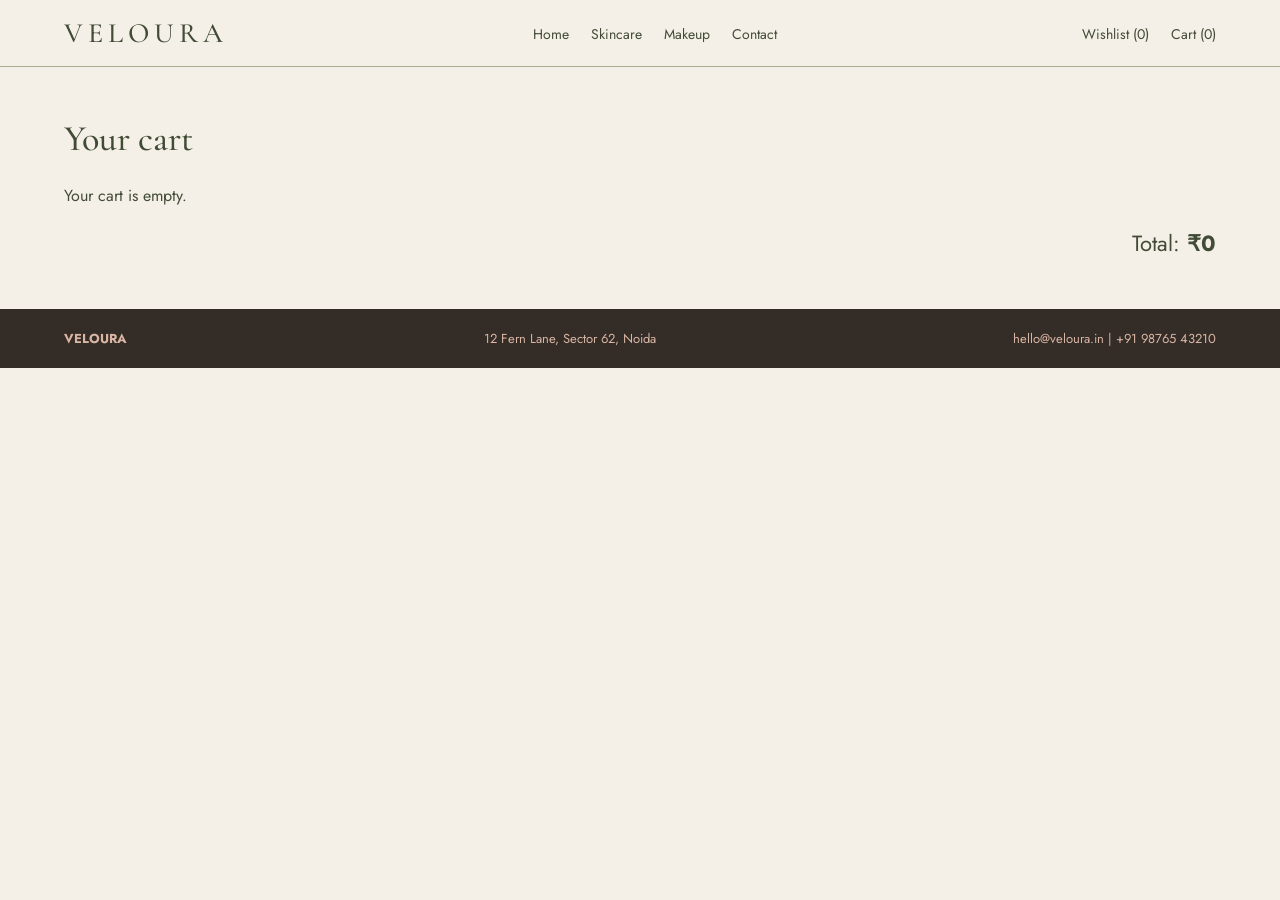
<file: cart.html>
<!DOCTYPE html>
<html lang="en">
<head>
<meta charset="UTF-8">
<meta name="viewport" content="width=device-width, initial-scale=1">
<title>Cart | Veloura</title>
<link rel="stylesheet" href="style.css">
</head>
<body>
<header id="top"></header>
<section>
  <h2>Your cart</h2>
  <div id="cart"></div>
  <p class="total">Total: <b id="total">₹0</b></p>
</section>
<footer id="foot"></footer>
<script src="script.js"></script>
</body>
</html>
</file>
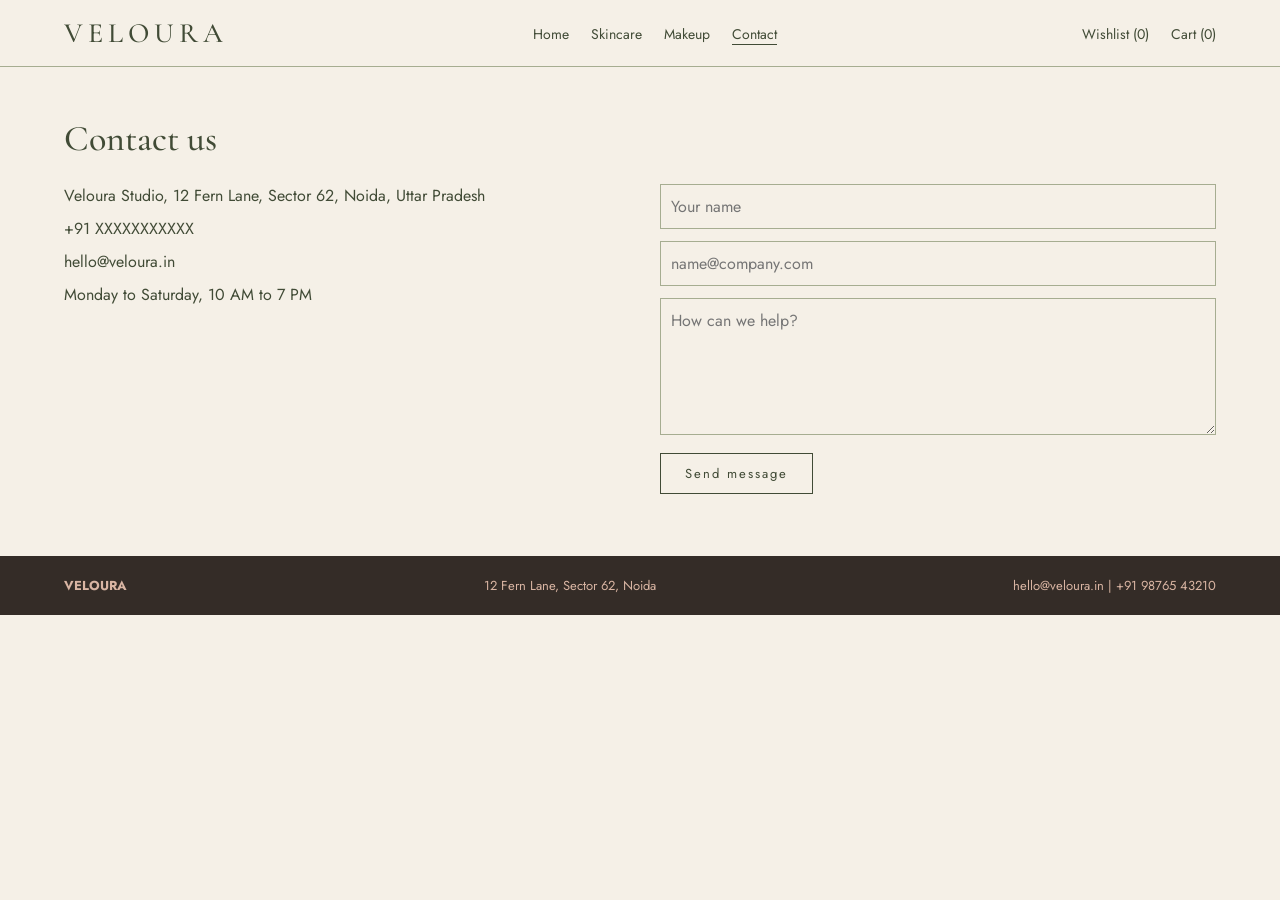
<file: contact.html>
<!DOCTYPE html>
<html lang="en">
<head>
<meta charset="UTF-8">
<meta name="viewport" content="width=device-width, initial-scale=1">
<title>Contact | Veloura</title>
<link rel="stylesheet" href="style.css">
</head>
<body>
<header id="top"></header>
<section>
  <h2>Contact us</h2>
  <div class="contact">
    <div>
      <p>Veloura Studio, 12 Fern Lane, Sector 62, Noida, Uttar Pradesh</p>
      <p>+91 XXXXXXXXXXX</p>
      <p>hello@veloura.in</p>
      <p>Monday to Saturday, 10 AM to 7 PM</p>
    </div>
    <form id="form">
      <input id="name" placeholder="Your name">
      <input id="email" placeholder="name@company.com">
      <textarea id="msg" rows="5" placeholder="How can we help?"></textarea>
      <button class="btn">Send message</button>
      <p id="note"></p>
    </form>
  </div>
</section>
<footer id="foot"></footer>
<script src="script.js"></script>
</body>
</html>
</file>
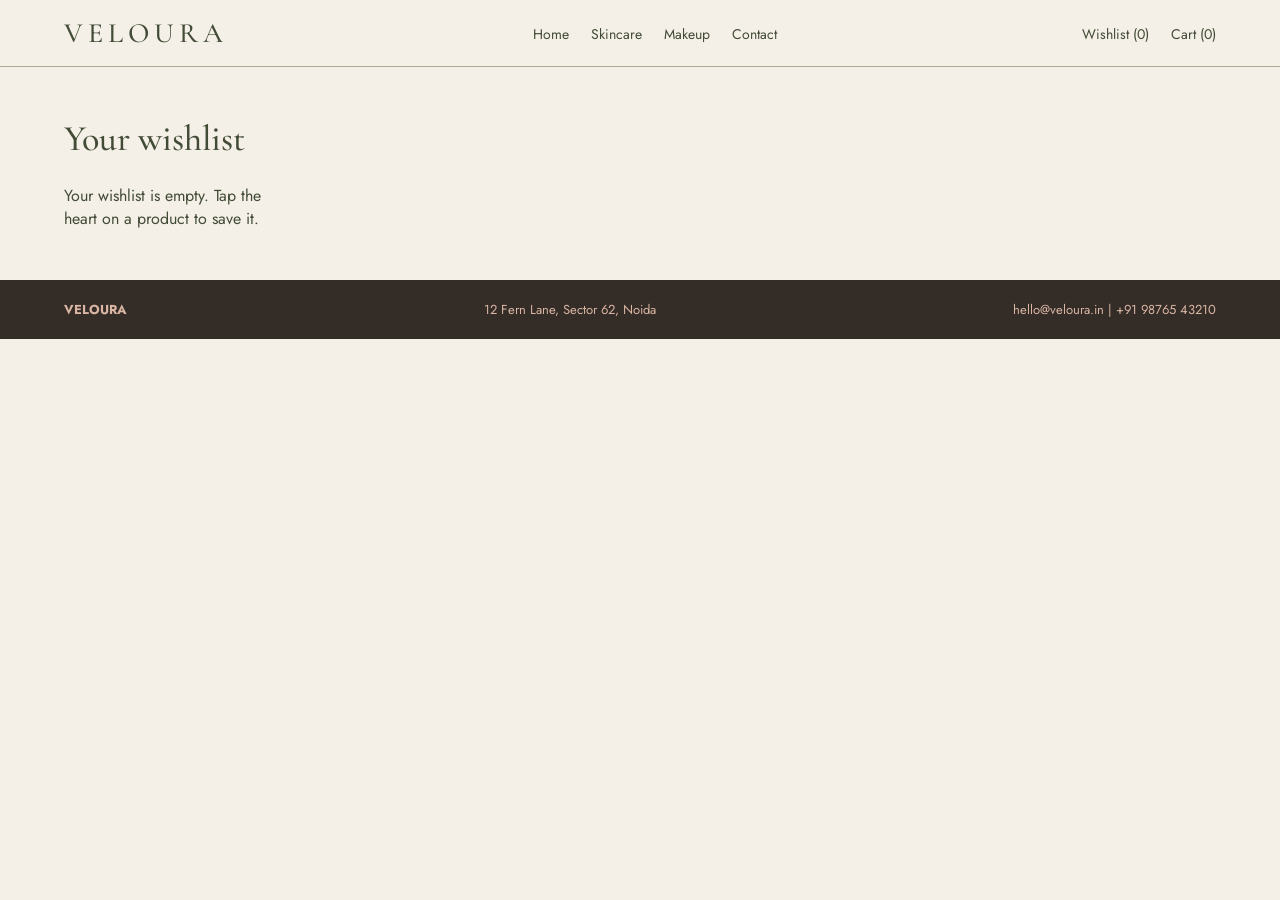
<file: wishlist.html>
<!DOCTYPE html>
<html lang="en">
<head>
<meta charset="UTF-8">
<meta name="viewport" content="width=device-width, initial-scale=1">
<title>Wishlist | Veloura</title>
<link rel="stylesheet" href="style.css">
</head>
<body>
<header id="top"></header>
<section>
  <h2>Your wishlist</h2>
  <div class="grid" id="wishlist"></div>
</section>
<footer id="foot"></footer>
<script src="script.js"></script>
</body>
</html>
</file>
<file: style.css>
@import url('https://fonts.googleapis.com/css2?family=Cormorant+Garamond:ital,wght@0,400;0,500;1,400&family=Jost:wght@400;500&display=swap');
:root { --olive: #414B36; --ivory: #F5F0E7; --sage: #A6AD91; --brown: #342C27; --peach: #D9B5A3; }
* { box-sizing: border-box; margin: 0; }
body { background: var(--ivory); color: var(--olive); font-family: 'Jost', sans-serif; }
h1, h2, h3, .logo { font-family: 'Cormorant Garamond', serif; font-weight: 500; }
a { color: inherit; text-decoration: none; }
:focus-visible { outline: 2px solid var(--olive); outline-offset: 2px; }

header { display: flex; flex-wrap: wrap; justify-content: space-between; align-items: center; gap: 10px; padding: 16px 5%; border-bottom: 1px solid var(--sage); position: sticky; top: 0; background: var(--ivory); z-index: 5; }
.logo { font-size: 28px; letter-spacing: 5px; }
nav a, .icons a { margin-left: 22px; font-size: 14px; }
nav a.on { border-bottom: 1px solid var(--olive); }

.hero { position: relative; }
.hero img { width: 100%; display: block; }
.hero a { position: absolute; left: 9.6%; top: 75%; }
.btn, .hero a { border: 1px solid var(--olive); background: transparent; color: var(--olive); padding: 10px 24px; font: inherit; font-size: 13px; letter-spacing: 2px; cursor: pointer; }
.btn:hover, .hero a:hover { background: var(--peach); }

section { padding: 50px 5%; }
h2 { font-size: 36px; margin-bottom: 24px; }
.tiles { display: grid; grid-template-columns: 1.4fr 1fr; gap: 20px; align-items: end; }
.tile { position: relative; }
.tile img { width: 100%; display: block; object-fit: cover; }
.tile:first-child img { height: 420px; }
.tile:last-child img { height: 300px; }
.tile span { position: absolute; left: 18px; bottom: 16px; background: var(--ivory); padding: 8px 16px; font-size: 14px; }

.bar { display: flex; flex-wrap: wrap; gap: 12px; margin-bottom: 30px; }
.bar input, .bar select { padding: 9px 12px; border: 1px solid var(--sage); background: transparent; color: var(--olive); font: inherit; }
#chips button { border: 1px solid var(--sage); background: none; color: var(--olive); padding: 9px 16px; margin-right: 6px; font: inherit; text-transform: capitalize; cursor: pointer; }
#chips button.on { background: var(--olive); color: var(--ivory); }

.grid { display: grid; grid-template-columns: repeat(auto-fill, minmax(210px, 1fr)); gap: 24px; }
.card:nth-child(even) { margin-top: 30px; }
.pic { position: relative; }
.pic img { width: 100%; height: 260px; object-fit: cover; display: block; border: 1px solid var(--sage); }
.heart { position: absolute; top: 8px; right: 8px; width: 32px; height: 32px; border: 0; border-radius: 50%; background: var(--ivory); color: var(--sage); font-size: 16px; cursor: pointer; }
.heart.on { background: var(--peach); color: var(--brown); }
.card h3 { font-size: 22px; margin: 10px 0 2px; }
.card .btn { width: 100%; margin-top: 10px; }

.story { background: var(--olive); color: var(--ivory); text-align: center; }
.story p { font: italic 32px 'Cormorant Garamond', serif; }
footer { display: flex; flex-wrap: wrap; justify-content: space-between; gap: 10px; padding: 20px 5%; background: var(--brown); color: var(--peach); font-size: 13px; }

.row { display: flex; align-items: center; gap: 16px; padding: 12px 0; border-bottom: 1px solid var(--sage); }
.row img { width: 70px; height: 70px; object-fit: cover; }
.row span:first-of-type { flex: 1; }
.row button { padding: 4px 10px; border: 1px solid var(--sage); background: none; color: var(--olive); cursor: pointer; }
.total { margin-top: 20px; text-align: right; font-size: 22px; }

.contact { display: grid; grid-template-columns: 1fr 1fr; gap: 40px; }
.contact p { margin-bottom: 10px; }
form input, form textarea { width: 100%; margin-bottom: 12px; padding: 10px; border: 1px solid var(--sage); background: transparent; color: var(--olive); font: inherit; }
#note { margin-top: 12px; }

@media (max-width: 700px) {
  .tiles, .contact { grid-template-columns: 1fr; }
  .hero a { padding: 5px 10px; font-size: 10px; }
}
</file>
